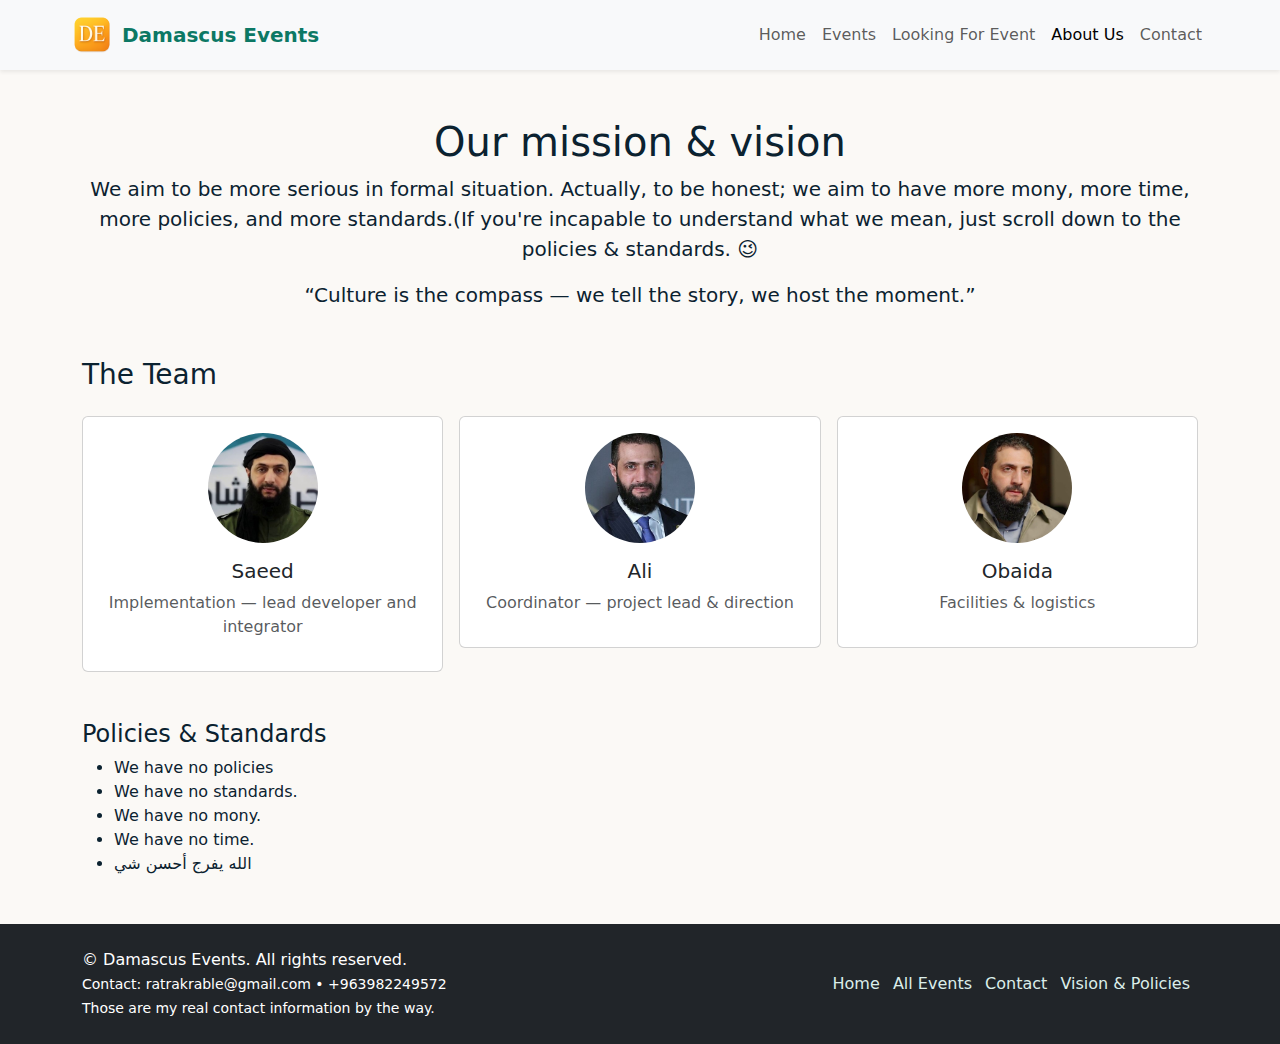
<file: about us.html>
<!doctype html>
<html lang="en">
<head>
  <meta charset="utf-8" />
  <meta name="viewport" content="width=device-width,initial-scale=1">
  <title>Damasus Events — About Us</title>
  <link href="https://cdn.jsdelivr.net/npm/bootstrap@5.3.3/dist/css/bootstrap.min.css" rel="stylesheet">
  <link href="https://fonts.googleapis.com/css2?family=Inter:wght@300;400;600;700&family=Merriweather:wght@300;400;700&display=swap" rel="stylesheet">
  <link rel="stylesheet" href="Assets/css/styles.css">
</head>
<body>
  <header class="bg-light shadow-sm">
    <nav class="navbar navbar-expand-lg container">
      <a class="navbar-brand d-flex align-items-center" href="index.html">
        <img src="Assets/img/T-MainLogo.ico" alt="logo" width="44" class="me-2 rounded-circle">
        <strong>Damascus Events</strong>
      </a>
      <div class="collapse navbar-collapse">
        <ul class="navbar-nav ms-auto">
          <li class="nav-item"><a class="nav-link" href="index.html">Home</a></li>
          <li class="nav-item"><a class="nav-link" href="events.html">Events</a></li>
          <li class="nav-item"><a class="nav-link" href="event.html">Looking For Event</a></li>
          <li class="nav-item"><a class="nav-link active" href="#">About Us</a></li>
          <li class="nav-item"><a class="nav-link" href="contact.html">Contact</a></li>
        </ul>
      </div>
    </nav>
  </header>

  <main class="container my-5">
    <section class="text-center mb-5">
      <h1>Our mission & vision</h1>
      <p class="lead">We aim to be more serious in formal situation. Actually, to be honest; we aim to have more mony, more time, more policies, and more standards.(If you're incapable to understand what we mean, just scroll down to the policies & standards. &#128521;</p>
      <blockquote class="blockquote">
        <p>“Culture is the compass — we tell the story, we host the moment.”</p>
      </blockquote>
    </section>

    <section class="mb-5">
      <h3 class="mb-4">The Team</h3>
      <div class="row g-3">
        <div class="col-md-4">
          <div class="card text-center">
            <img src="Assets/img/saeed2.jpg" class="card-img-top rounded-circle mx-auto mt-3" style="width:110px;height:110px;object-fit:cover" alt="Saeed">
            <div class="card-body">
              <h5 class="card-title">Saeed</h5>
              <p class="text-muted">Implementation — lead developer and integrator</p>
            </div>
          </div>
        </div>
        <div class="col-md-4">
          <div class="card text-center">
            <img src="Assets/img/Ali.jpg" class="card-img-top rounded-circle mx-auto mt-3" style="width:110px;height:110px;object-fit:cover" alt="Ali">
            <div class="card-body">
              <h5 class="card-title">Ali</h5>
              <p class="text-muted">Coordinator — project lead & direction</p>
            </div>
          </div>
        </div>
        <div class="col-md-4">
          <div class="card text-center">
            <img src="Assets/img/obaida.jpg" class="card-img-top rounded-circle mx-auto mt-3" style="width:110px;height:110px;object-fit:cover" alt="Obaida">
            <div class="card-body">
              <h5 class="card-title">Obaida</h5>
              <p class="text-muted">Facilities & logistics</p>
            </div>
          </div>
        </div>
      </div>
    </section>

    <section>
      <h4>Policies & Standards</h4>
      <ul>
        <li>We have no policies</li>
        <li>We have no standards.</li>
        <li>We have no mony.</li>
        <li>We have no time.</li>
        <li>الله يفرج أحسن شي</li>
      </ul>
    </section>
  </main>

  
  <footer class="bg-dark text-white py-4 mt-5">
    <div class="container">
      <div class="row align-items-center">
        <div class="col-md-6">
          <p class="mb-0">&copy; <span id="year"></span> Damascus Events. All rights reserved.</p>
          <small>Contact: ratrakrable@gmail.com • +963982249572</small>
          <br>
          <small>Those are my real contact information by the way.</small>
        </div>
        <div class="col-md-6 text-md-end">
          <a class="text-red me-2" href="index.html">Home</a>
          <a class="text-red me-2" href="events.html">All Events</a>
          <a class="text-red me-2" href="contact.html">Contact</a>
          <a class="text-red me-2" href="#">Vision & Policies</a>
          
        </div>
      </div>
    </div>
  </footer>

  <script src="https://cdn.jsdelivr.net/npm/bootstrap@5.3.3/dist/js/bootstrap.bundle.min.js"></script>
  <script src="Assets/js/main.js"></script>
  <script>document.getElementById('year4').innerText = new Date().getFullYear();</script>
</body>
</html>
</file>
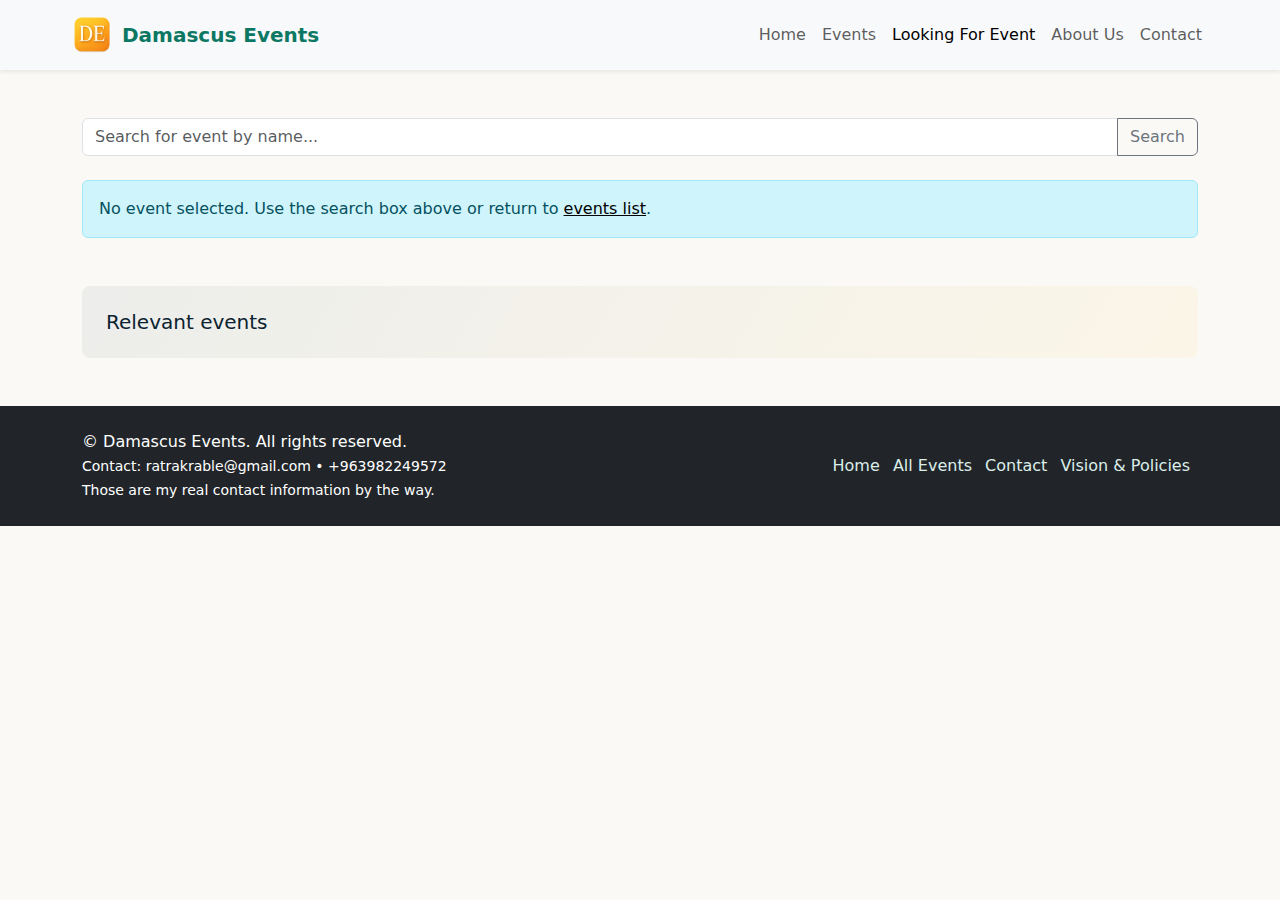
<file: event.html>
<!doctype html>
<html lang="en">
<head>
  <meta charset="utf-8" />
  <meta name="viewport" content="width=device-width,initial-scale=1" />
  <title>Damascus Events — Event Details</title>
  <link href="https://cdn.jsdelivr.net/npm/bootstrap@5.3.3/dist/css/bootstrap.min.css" rel="stylesheet">
  <link href="https://fonts.googleapis.com/css2?family=Inter:wght@300;400;600;700&display=swap" rel="stylesheet">
  <link rel="stylesheet" href="Assets/css/styles.css">
</head>
<body>
  <header class="bg-light shadow-sm">
    <nav class="navbar navbar-expand-lg container">
      <a class="navbar-brand d-flex align-items-center" href="index.html">
        <img src="Assets/img/T-MainLogo.ico" alt="logo" width="44" class="me-2 rounded-circle">
        <strong>Damascus Events</strong>
      </a>
      <div class="collapse navbar-collapse">
        <ul class="navbar-nav ms-auto">
          <li class="nav-item"><a class="nav-link" href="index.html">Home</a></li>
          <li class="nav-item"><a class="nav-link" href="events.html">Events</a></li>
          <li class="nav-item"><a class="nav-link active" href="#">Looking For Event</a></li>
          <li class="nav-item"><a class="nav-link" href="about us.html">About Us</a></li>
          <li class="nav-item"><a class="nav-link" href="contact.html">Contact</a></li>
        </ul>
      </div>
    </nav>
  </header>

  <main class="container my-5">
    <div class="mb-4">
      <div class="input-group">
        <input id="eventSearchBox" type="search" class="form-control" placeholder="Search for event by name..." aria-label="Search events">
        <button id="eventSearchBtn" class="btn btn-outline-secondary">Search</button>
      </div>
    </div>

    <section id="eventDetail" class="mb-5"></section>

    <section class="p-4 rounded-3" id="relevantBlock" style="background: linear-gradient(120deg, rgba(2,55,56,0.06), rgba(255,193,7,0.06));">
      <h5 class="mb-3">Relevant events</h5>
      <div id="relevantEvents" class="row g-3">
      </div>
    </section>
  </main>

  
  <footer class="bg-dark text-white py-4 mt-5">
    <div class="container">
      <div class="row align-items-center">
        <div class="col-md-6">
          <p class="mb-0">&copy; <span id="year"></span> Damascus Events. All rights reserved.</p>
          <small>Contact: ratrakrable@gmail.com • +963982249572</small>
          <br>
          <small>Those are my real contact information by the way.</small>
        </div>
        <div class="col-md-6 text-md-end">
          <a class="text-red me-2" href="index.html">Home</a>
          <a class="text-red me-2" href="events.html">All Events</a>
          <a class="text-red me-2" href="contact.html">Contact</a>
          <a class="text-red me-2" href="about us.html">Vision & Policies</a>
          
        </div>
      </div>
    </div>
  </footer>

  <script src="https://cdn.jsdelivr.net/npm/bootstrap@5.3.3/dist/js/bootstrap.bundle.min.js"></script>
  <script src="Assets/js/main.js"></script>
  <script>document.getElementById('year3').innerText = new Date().getFullYear();</script>


</body>
</html>
</file>
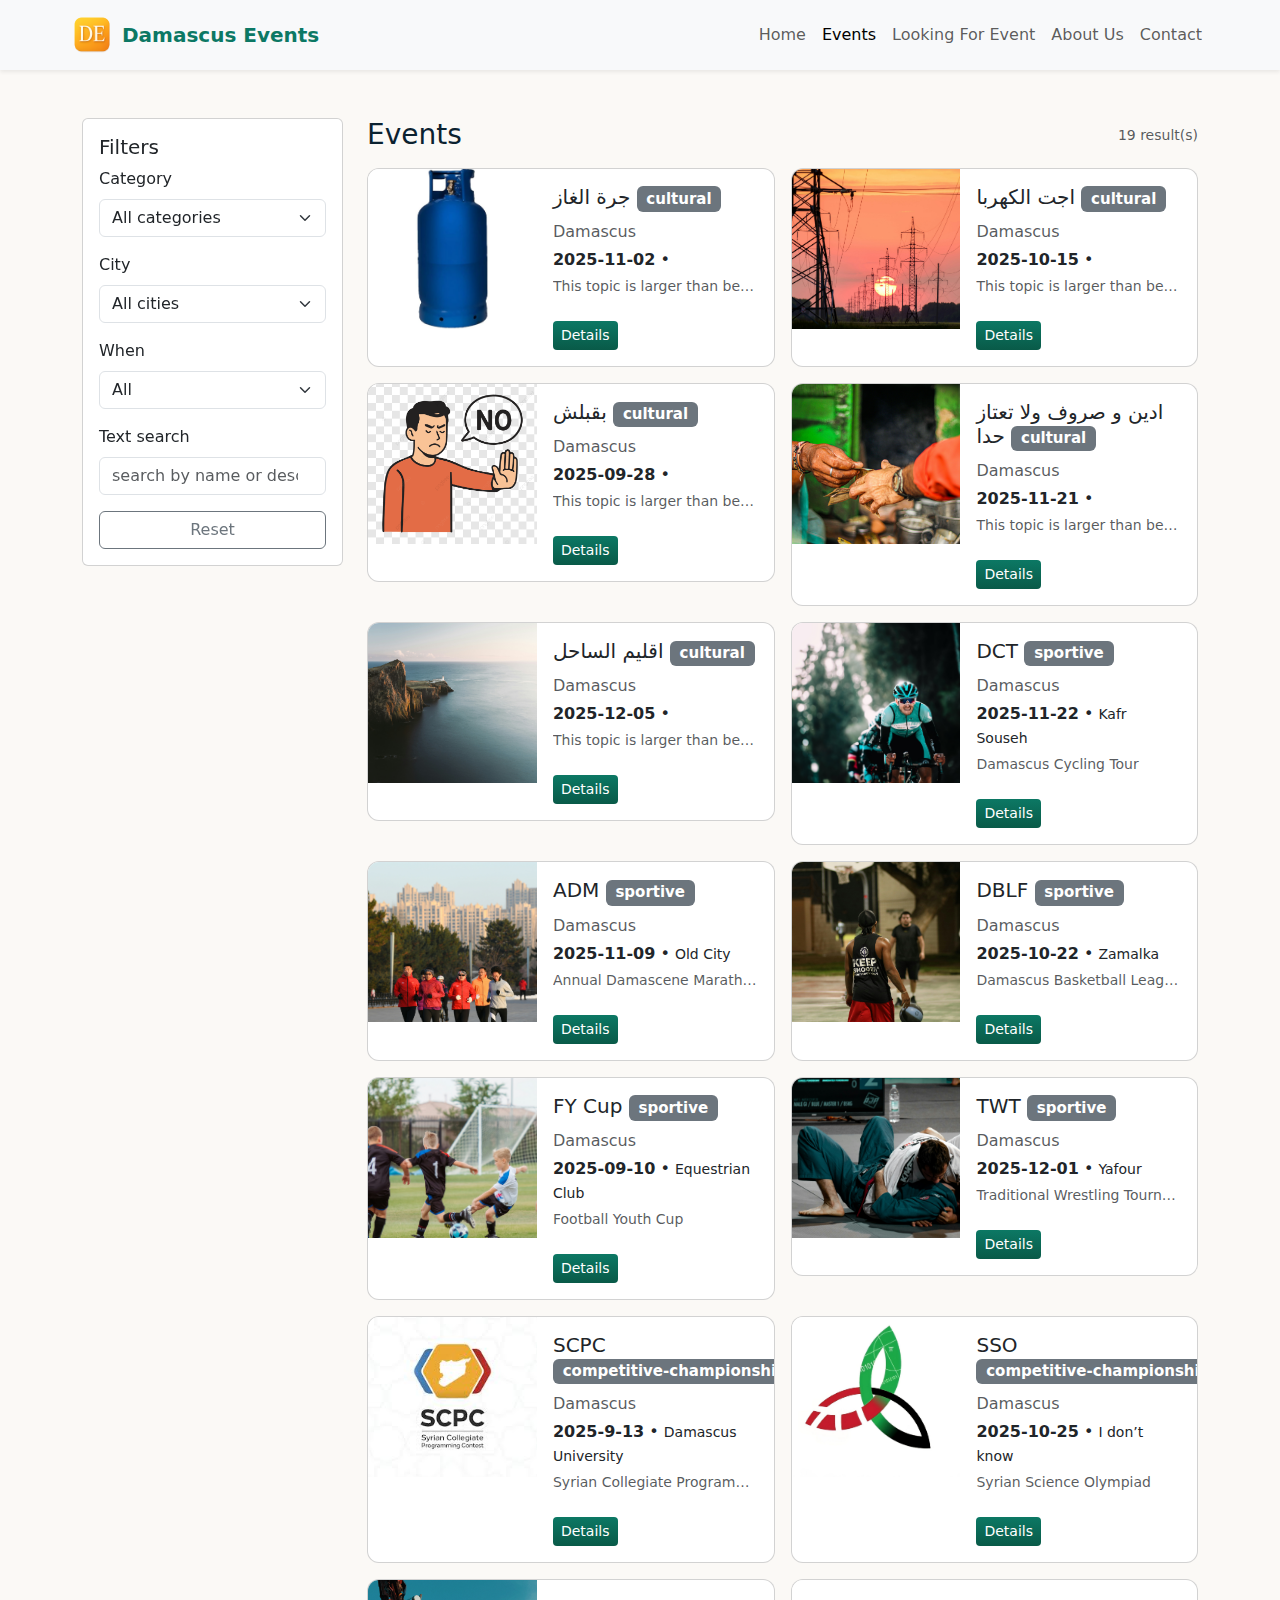
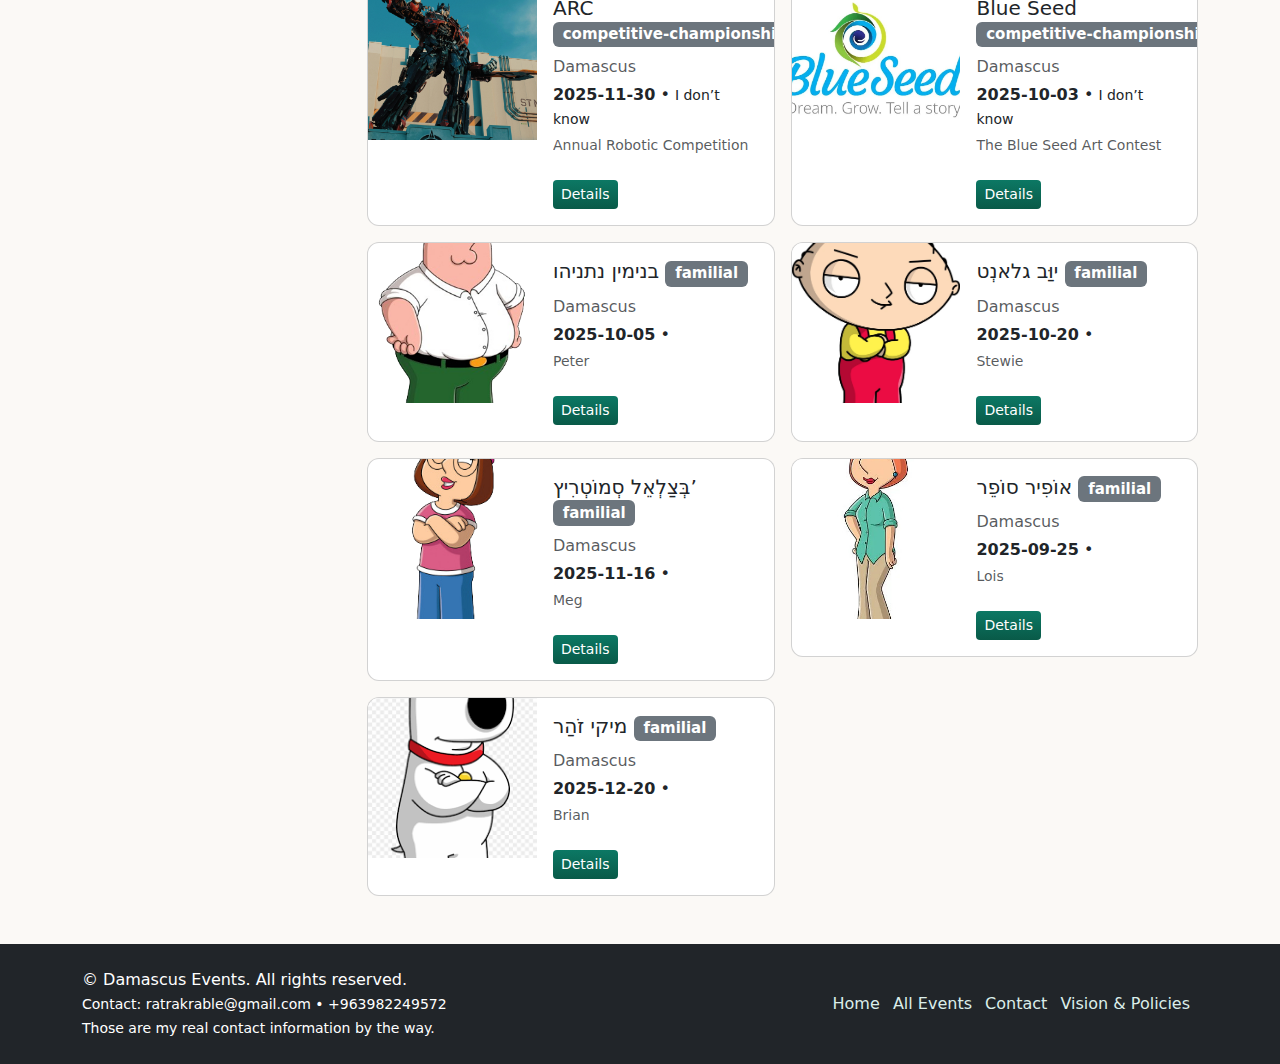
<file: events.html>
<!doctype html>
<html lang="en">
<head>
  <meta charset="utf-8" />
  <meta name="viewport" content="width=device-width,initial-scale=1" />
  <title>Damascus Events — All Events </title>
  <link href="https://cdn.jsdelivr.net/npm/bootstrap@5.3.3/dist/css/bootstrap.min.css" rel="stylesheet">
  <link href="https://fonts.googleapis.com/css2?family=Inter:wght@300;400;600;700&display=swap" rel="stylesheet">
  <link rel="stylesheet" href="Assets/css/styles.css">
</head>
<body>
  <header class="bg-light shadow-sm">
    <nav class="navbar navbar-expand-lg container">
      <a class="navbar-brand d-flex align-items-center" href="index.html">
        <img src="Assets/img/T-MainLogo.ico" alt="logo" width="44" class="me-2 rounded-circle">
        <strong>Damascus Events</strong>
      </a>
      <div class="collapse navbar-collapse">
        <ul class="navbar-nav ms-auto">
          <li class="nav-item"><a class="nav-link" href="index.html">Home</a></li>
          <li class="nav-item"><a class="nav-link active" href="#">Events</a></li>
          <li class="nav-item"><a class="nav-link" href="event.html">Looking For Event</a></li>
          <li class="nav-item"><a class="nav-link" href="about us.html">About Us</a></li>
          <li class="nav-item"><a class="nav-link" href="contact.html">Contact</a></li>
        </ul>
      </div>
    </nav>
  </header>

  <main class="container my-5">
    <div class="row g-4">
      <div class="col-lg-3">

        <div class="card sticky-top" style="top:1rem">
          <div class="card-body">
            <h5 class="card-title">Filters</h5>
            <label class="form-label">Category</label>
            <select id="filterCategory" class="form-select mb-3">
              <option value="">All categories</option>
              <option value="cultural">Cultural</option>
              <option value="sportive">Sportive</option>
              <option value="competitive-championship">competitive championships</option>
              <option value="familial">Familial</option>
            </select>

            <label class="form-label">City</label>
            <select id="filterCity" class="form-select mb-3">
              <option value="">All cities</option>
            </select>

            <label class="form-label">When</label>
            <select id="filterTime" class="form-select mb-3">
              <option value="">All</option>
              <option value="upcoming">Upcoming</option>
              <option value="past">Past</option>
            </select>

            <label class="form-label">Text search</label>
            <input id="filterText" type="search" class="form-control" placeholder="search by name or description">

            <div class="d-grid gap-2 mt-3">
              <button id="resetFilters" class="btn btn-outline-secondary">Reset</button>
            </div>
          </div>
        </div>
      </div>

      <div class="col-lg-9">
        <div class="d-flex justify-content-between align-items-center mb-3">
          <h3 class="mb-0">Events</h3>
          <div>
            <small id="resultsCount" class="text-muted"></small>
          </div>
        </div>

        <div id="eventsGrid" class="row g-3">

        </div>
      </div>
    </div>
  </main>

  
  <footer class="bg-dark text-white py-4 mt-5">
    <div class="container">
      <div class="row align-items-center">
        <div class="col-md-6">
          <p class="mb-0">&copy; <span id="year"></span> Damascus Events. All rights reserved.</p>
          <small>Contact: ratrakrable@gmail.com • +963982249572</small>
          <br>
          <small>Those are my real contact information by the way.</small>
        </div>
        <div class="col-md-6 text-md-end">
          <a class="text-red me-2" href="index.html">Home</a>
          <a class="text-red me-2" href="#">All Events</a>
          <a class="text-red me-2" href="contact.html">Contact</a>
          <a class="text-red me-2" href="about us.html">Vision & Policies</a>
          
        </div>
      </div>
    </div>
  </footer>

  <script src="https://cdn.jsdelivr.net/npm/bootstrap@5.3.3/dist/js/bootstrap.bundle.min.js"></script>
  <script src="Assets/js/main.js"></script>
  <script>document.getElementById('year2').innerText = new Date().getFullYear();</script>


</body>
</html>
</file>
<file: Assets/css/styles.css>
:root{
  --primary: #0c7864;
  --secondary: #ffb300;
  --neutral-bg: #fbf9f6;
  --muted: #6b6b6b;
  --card-radius: 12px;
  --max-width: 1100px;
  font-family: 'Inter', system-ui, -apple-system, 'Segoe UI', Roboto, 'Helvetica Neue', Arial;
}
body{
  background: var(--neutral-bg);
  color: #0b2230;
  -webkit-font-smoothing:antialiased;
}
a{
   color: black; 
}


a:hover {
   color: rgb(35, 3, 14);
  background-color: rgb(255, 250, 220); }

.navbar-brand strong { color: var(--primary); }


.category-card.cultural { border-left: 6px solid #6a2d8b; }
.category-card.sportive { border-left: 6px solid #2b8f2b; }
.category-card.competitive-championship { border-left: 6px solid #b02e8a; }
.category-card.familial { border-left: 6px solid #ff8a00; }


.event-card {
  border-radius: var(--card-radius);
  overflow: hidden;
  transition: transform .18s ease, box-shadow .18s ease;
}
.event-card:hover { transform: translateY(-6px); box-shadow: 0 12px 30px rgba(10,10,10,0.08); }

.event-card .card-body { padding: 1rem; }
.event-card img { height: 160px; object-fit: cover; width:100%; }

.badge-category { font-weight:600; }

@media(min-width:992px){
  h1.display-5 { font-size: 2.4rem; }
}

.sticky-top { z-index: 5; }

.header-accent {
  background: linear-gradient(90deg, rgba(12,120,100,0.06), rgba(255,179,0,0.03));
}

footer { background: #0b2123; color: #dbeeea; }
footer a { color: #dbeeea; text-decoration: none; }

input, textarea { border-radius: 8px; }

#eventDetail .hero {
  border-radius: 14px;
  overflow: hidden;
  box-shadow: 0 8px 24px rgba(10,10,10,0.06);
}

.btn-primary {
  background: linear-gradient(180deg,var(--primary), #095a48);
  border: none;
}
</file>
